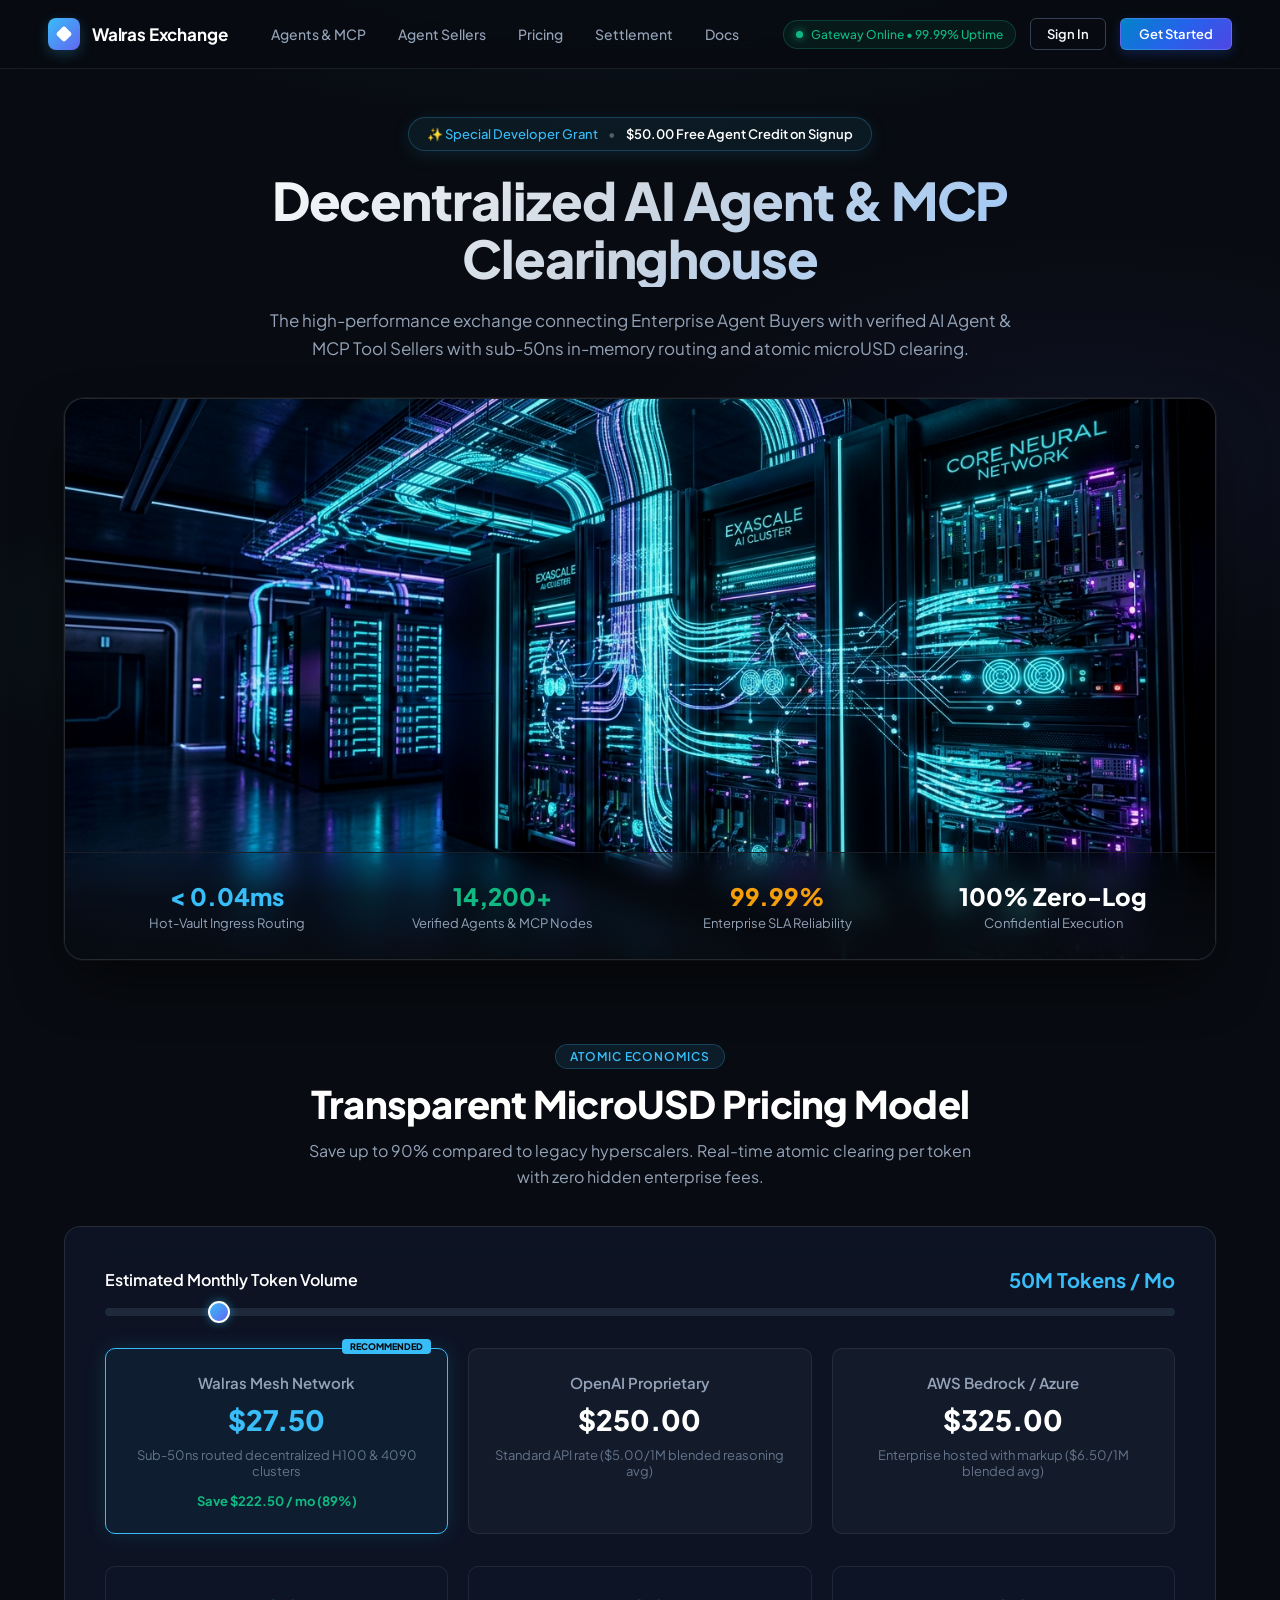
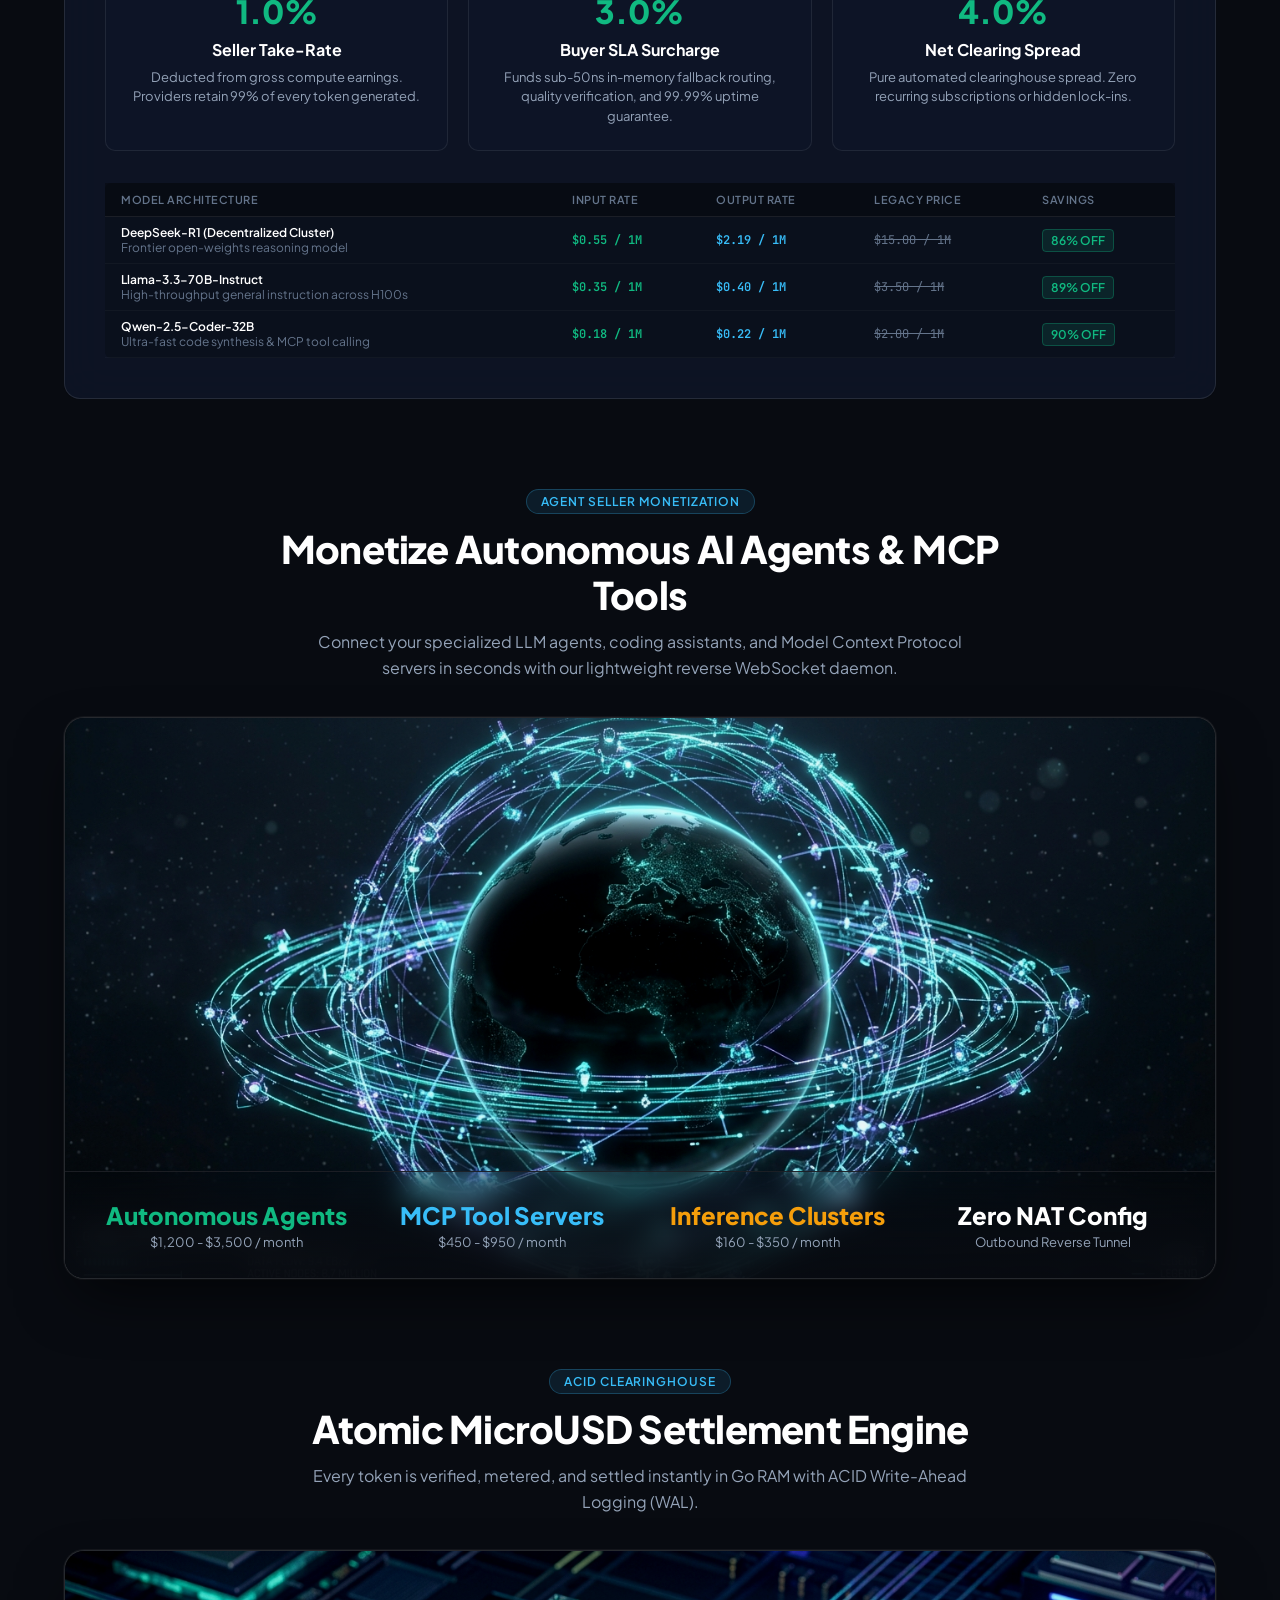
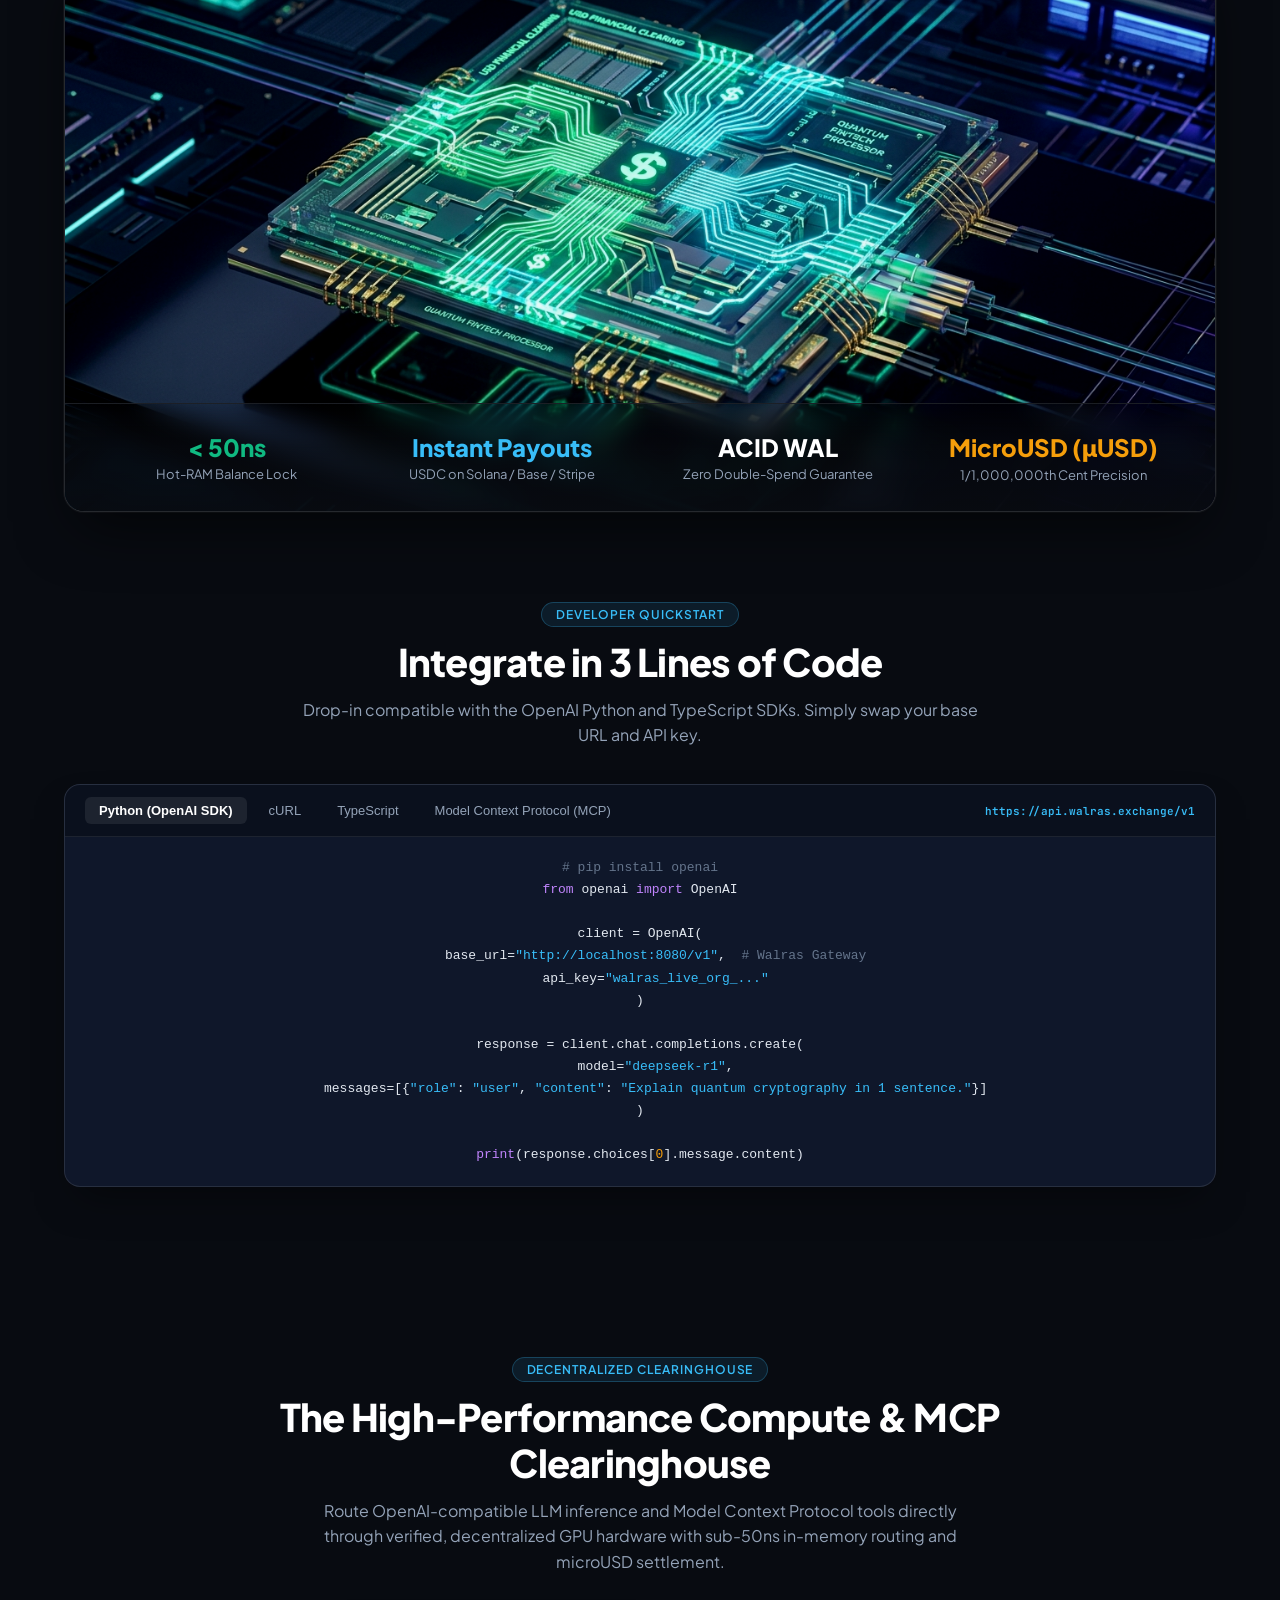
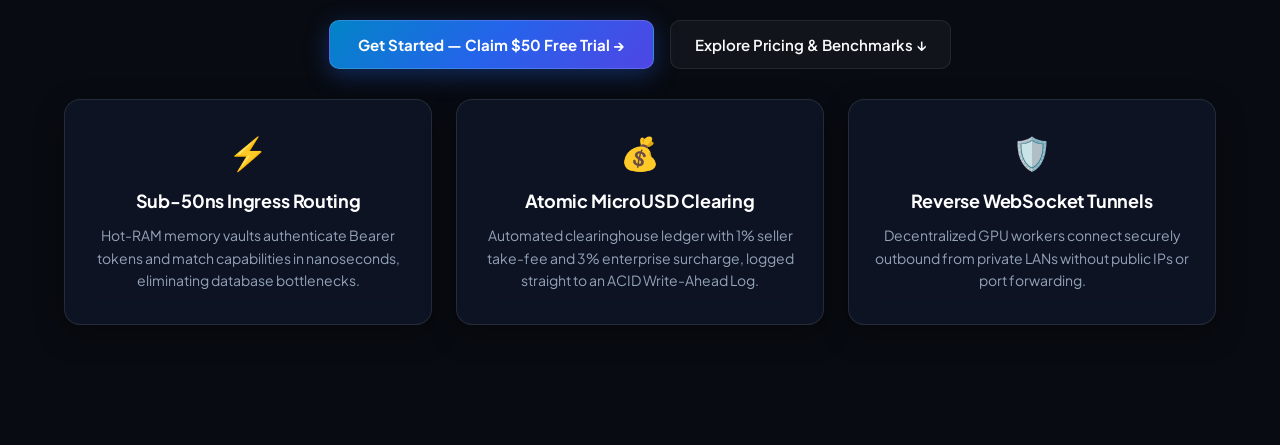
<file: frontend/index.html>
<!DOCTYPE html>
<html lang="en">
<head>
  <meta charset="UTF-8" />
  <meta name="viewport" content="width=device-width, initial-scale=1.0" />
  <title>WALRAS // High-Performance Compute & MCP Clearinghouse</title>
  
  <!-- Fonts -->
  <link rel="preconnect" href="https://fonts.googleapis.com">
  <link rel="preconnect" href="https://fonts.gstatic.com" crossorigin>
  <link href="https://fonts.googleapis.com/css2?family=Inter:wght@300;400;500;600;700&family=JetBrains+Mono:wght@400;500;600&family=Plus+Jakarta+Sans:wght@400;500;600;700;800&display=swap" rel="stylesheet">
  
  <!-- Modular Stylesheets -->
  <link rel="stylesheet" href="css/design-tokens.css">
  <link rel="stylesheet" href="css/layout.css">
  <link rel="stylesheet" href="css/components.css">
</head>
<body>

  <!-- ========================================================================= -->
  <!-- 1. PUBLIC LANDING VIEW (Shown to Guests & First-Time Visitors)            -->
  <!-- ========================================================================= -->
  <div class="view-container" id="landingView">
    
    <!-- Navbar -->
    <header class="landing-navbar">
      <div class="brand-section">
        <a href="#" class="brand-logo">
          <div class="brand-symbol"></div>
          <span class="brand-title">Walras Exchange</span>
        </a>
      </div>
      <div class="navbar-links">
        <a href="#computeSection" class="nav-link" data-target="computeSection">Agents &amp; MCP</a>
        <a href="#providersSection" class="nav-link" data-target="providersSection">Agent Sellers</a>
        <a href="#pricingSection" class="nav-link" data-target="pricingSection">Pricing</a>
        <a href="#settlementSection" class="nav-link" data-target="settlementSection">Settlement</a>
        <a href="#docsSection" class="nav-link" data-target="docsSection">Docs</a>
      </div>
      <div style="display: flex; align-items: center; gap: 14px;">
        <div class="system-status-badge">
          <span class="status-pulse-dot"></span>
          <span>Gateway Online • 99.99% Uptime</span>
        </div>
        <button class="nav-btn-signin" id="btnNavSignIn">Sign In</button>
        <button class="nav-btn-start" id="btnNavGetStarted">Get Started</button>
      </div>
    </header>

    <!-- Hero Section (Showcases AI Agent & MCP Clearinghouse) -->
    <main class="landing-hero" id="computeSection">
      
      <!-- Free Trial Banner -->
      <div class="hero-badge">
        <span>✨ Special Developer Grant</span>
        <span style="color: rgba(255,255,255,0.3);">•</span>
        <span style="color: #fff; font-weight: 600;">$50.00 Free Agent Credit on Signup</span>
      </div>

      <!-- Main Headline -->
      <h1 class="hero-title">
        Decentralized AI Agent &amp; MCP Clearinghouse
      </h1>

      <p class="hero-subtitle">
        The high-performance exchange connecting Enterprise Agent Buyers with verified AI Agent &amp; MCP Tool Sellers with sub-50ns in-memory routing and atomic microUSD clearing.
      </p>

      <!-- High Resolution 3D Compute Visual as the Centerpiece First Impression (Full Width) -->
      <div class="showcase-card" style="margin-top: 16px; width: 100%;">
        <img src="assets/images/hero_compute_cluster.jpg" alt="Exascale AI Compute Cluster" class="showcase-image" onerror="this.src='https://images.unsplash.com/photo-1558494949-ef010cbdcc31?auto=format&fit=crop&w=1600&q=80'" />
        <div class="showcase-overlay">
          <div class="showcase-stat-box">
            <div class="showcase-stat-num" style="color: var(--accent-cyan);">&lt; 0.04ms</div>
            <div class="showcase-stat-label">Hot-Vault Ingress Routing</div>
          </div>
          <div class="showcase-stat-box">
            <div class="showcase-stat-num" style="color: var(--accent-emerald);">14,200+</div>
            <div class="showcase-stat-label">Verified Agents &amp; MCP Nodes</div>
          </div>
          <div class="showcase-stat-box">
            <div class="showcase-stat-num" style="color: var(--accent-amber);">99.99%</div>
            <div class="showcase-stat-label">Enterprise SLA Reliability</div>
          </div>
          <div class="showcase-stat-box">
            <div class="showcase-stat-num" style="color: #fff;">100% Zero-Log</div>
            <div class="showcase-stat-label">Confidential Execution</div>
          </div>
        </div>
      </div>

    </main>

    <!-- ======================================================================= -->
    <!-- SECTION 1: PRICING & ROI CALCULATOR                                      -->
    <!-- ======================================================================= -->
    <section class="landing-section" id="pricingSection">
      <div class="section-header">
        <span class="section-tag">Atomic Economics</span>
        <h2 class="section-title">Transparent MicroUSD Pricing Model</h2>
        <p class="section-subtitle">
          Save up to 90% compared to legacy hyperscalers. Real-time atomic clearing per token with zero hidden enterprise fees.
        </p>
      </div>

      <!-- Interactive Token Volume Calculator -->
      <div class="pricing-calculator-card">
        <div class="slider-container">
          <div class="slider-header">
            <span class="slider-title">Estimated Monthly Token Volume</span>
            <span class="slider-value" id="tokenCountDisplay">50M Tokens / Mo</span>
          </div>
          <input type="range" class="token-slider" id="tokenSlider" min="1" max="500" value="50" step="1" />
        </div>

        <!-- 3-Way Comparison Grid -->
        <div class="comparison-grid">
          <div class="compare-card highlight">
            <div class="compare-title">Walras Mesh Network</div>
            <div class="compare-price" id="walrasCostDisplay" style="color: var(--accent-cyan);">$27.50</div>
            <div class="compare-desc">Sub-50ns routed decentralized H100 &amp; 4090 clusters</div>
            <div id="savingsDisplay" style="font-size: 13px; font-weight: 700; color: var(--accent-emerald); margin-top: 4px;">Save $222.50 / mo (89%)</div>
          </div>

          <div class="compare-card">
            <div class="compare-title">OpenAI Proprietary</div>
            <div class="compare-price" id="openaiCostDisplay">$250.00</div>
            <div class="compare-desc">Standard API rate ($5.00/1M blended reasoning avg)</div>
          </div>

          <div class="compare-card">
            <div class="compare-title">AWS Bedrock / Azure</div>
            <div class="compare-price">$325.00</div>
            <div class="compare-desc">Enterprise hosted with markup ($6.50/1M blended avg)</div>
          </div>
        </div>

        <!-- Take Rate Breakdown Cards -->
        <div class="take-rate-grid">
          <div class="rate-card">
            <div class="rate-val">1.0%</div>
            <div class="rate-title">Seller Take-Rate</div>
            <div class="rate-desc">Deducted from gross compute earnings. Providers retain 99% of every token generated.</div>
          </div>
          <div class="rate-card">
            <div class="rate-val">3.0%</div>
            <div class="rate-title">Buyer SLA Surcharge</div>
            <div class="rate-desc">Funds sub-50ns in-memory fallback routing, quality verification, and 99.99% uptime guarantee.</div>
          </div>
          <div class="rate-card">
            <div class="rate-val">4.0%</div>
            <div class="rate-title">Net Clearing Spread</div>
            <div class="rate-desc">Pure automated clearinghouse spread. Zero recurring subscriptions or hidden lock-ins.</div>
          </div>
        </div>

        <!-- Live Model Token Rates Table -->
        <div style="overflow-x: auto;">
          <table class="ledger-table" style="background: rgba(0, 0, 0, 0.2); border-radius: var(--radius-sm);">
            <thead>
              <tr>
                <th>Model Architecture</th>
                <th>Input Rate</th>
                <th>Output Rate</th>
                <th>Legacy Price</th>
                <th>Savings</th>
              </tr>
            </thead>
            <tbody id="pricingTableBody">
              <tr>
                <td>
                  <div style="font-weight: 600; color: #fff;">DeepSeek-R1 (Decentralized Cluster)</div>
                  <div style="font-size: 12px; color: var(--text-muted);">Frontier open-weights reasoning model</div>
                </td>
                <td style="color: var(--accent-emerald); font-weight: 600; font-family: var(--font-mono);">$0.55 / 1M</td>
                <td style="color: var(--accent-cyan); font-weight: 600; font-family: var(--font-mono);">$2.19 / 1M</td>
                <td style="color: var(--text-muted); text-decoration: line-through; font-family: var(--font-mono);">$15.00 / 1M</td>
                <td><span style="background: rgba(16, 185, 129, 0.12); color: var(--accent-emerald); border: 1px solid rgba(16, 185, 129, 0.3); padding: 3px 8px; border-radius: 4px; font-weight: 600; font-size: 12px;">86% OFF</span></td>
              </tr>
              <tr>
                <td>
                  <div style="font-weight: 600; color: #fff;">Llama-3.3-70B-Instruct</div>
                  <div style="font-size: 12px; color: var(--text-muted);">High-throughput general instruction across H100s</div>
                </td>
                <td style="color: var(--accent-emerald); font-weight: 600; font-family: var(--font-mono);">$0.35 / 1M</td>
                <td style="color: var(--accent-cyan); font-weight: 600; font-family: var(--font-mono);">$0.40 / 1M</td>
                <td style="color: var(--text-muted); text-decoration: line-through; font-family: var(--font-mono);">$3.50 / 1M</td>
                <td><span style="background: rgba(16, 185, 129, 0.12); color: var(--accent-emerald); border: 1px solid rgba(16, 185, 129, 0.3); padding: 3px 8px; border-radius: 4px; font-weight: 600; font-size: 12px;">89% OFF</span></td>
              </tr>
              <tr>
                <td>
                  <div style="font-weight: 600; color: #fff;">Qwen-2.5-Coder-32B</div>
                  <div style="font-size: 12px; color: var(--text-muted);">Ultra-fast code synthesis &amp; MCP tool calling</div>
                </td>
                <td style="color: var(--accent-emerald); font-weight: 600; font-family: var(--font-mono);">$0.18 / 1M</td>
                <td style="color: var(--accent-cyan); font-weight: 600; font-family: var(--font-mono);">$0.22 / 1M</td>
                <td style="color: var(--text-muted); text-decoration: line-through; font-family: var(--font-mono);">$2.00 / 1M</td>
                <td><span style="background: rgba(16, 185, 129, 0.12); color: var(--accent-emerald); border: 1px solid rgba(16, 185, 129, 0.3); padding: 3px 8px; border-radius: 4px; font-weight: 600; font-size: 12px;">90% OFF</span></td>
              </tr>
            </tbody>
          </table>
        </div>
      </div>
    </section>

    <!-- ======================================================================= -->
    <!-- SECTION 3: AGENT SELLER MONETIZATION & GLOBAL MESH                     -->
    <!-- ======================================================================= -->
    <section class="landing-section" id="providersSection">
      <div class="section-header">
        <span class="section-tag">Agent Seller Monetization</span>
        <h2 class="section-title">Monetize Autonomous AI Agents &amp; MCP Tools</h2>
        <p class="section-subtitle">
          Connect your specialized LLM agents, coding assistants, and Model Context Protocol servers in seconds with our lightweight reverse WebSocket daemon.
        </p>
      </div>

      <!-- High Resolution 3D Global Edge Mesh Visual -->
      <div class="showcase-card">
        <img src="assets/images/global_edge_mesh.jpg" alt="Global Agent Neural Mesh" class="showcase-image" onerror="this.src='https://images.unsplash.com/photo-1451187580459-43490279c0fa?auto=format&fit=crop&w=1600&q=80'" />
        <div class="showcase-overlay">
          <div class="showcase-stat-box">
            <div class="showcase-stat-num" style="color: var(--accent-emerald);">Autonomous Agents</div>
            <div class="showcase-stat-label">$1,200 - $3,500 / month</div>
          </div>
          <div class="showcase-stat-box">
            <div class="showcase-stat-num" style="color: var(--accent-cyan);">MCP Tool Servers</div>
            <div class="showcase-stat-label">$450 - $950 / month</div>
          </div>
          <div class="showcase-stat-box">
            <div class="showcase-stat-num" style="color: var(--accent-amber);">Inference Clusters</div>
            <div class="showcase-stat-label">$160 - $350 / month</div>
          </div>
          <div class="showcase-stat-box">
            <div class="showcase-stat-num" style="color: #fff;">Zero NAT Config</div>
            <div class="showcase-stat-label">Outbound Reverse Tunnel</div>
          </div>
        </div>
      </div>
    </section>

    <!-- ======================================================================= -->
    <!-- SECTION 4: ATOMIC SETTLEMENT & HOT-RAM VAULT                             -->
    <!-- ======================================================================= -->
    <section class="landing-section" id="settlementSection">
      <div class="section-header">
        <span class="section-tag">ACID Clearinghouse</span>
        <h2 class="section-title">Atomic MicroUSD Settlement Engine</h2>
        <p class="section-subtitle">
          Every token is verified, metered, and settled instantly in Go RAM with ACID Write-Ahead Logging (WAL).
        </p>
      </div>

      <!-- High Resolution 3D Settlement Chip Visual -->
      <div class="showcase-card">
        <img src="assets/images/atomic_settlement_chip.jpg" alt="Atomic MicroUSD Settlement Chip" class="showcase-image" onerror="this.src='https://images.unsplash.com/photo-1639762681485-074b7f938ba0?auto=format&fit=crop&w=1600&q=80'" />
        <div class="showcase-overlay">
          <div class="showcase-stat-box">
            <div class="showcase-stat-num" style="color: var(--accent-emerald);">&lt; 50ns</div>
            <div class="showcase-stat-label">Hot-RAM Balance Lock</div>
          </div>
          <div class="showcase-stat-box">
            <div class="showcase-stat-num" style="color: var(--accent-cyan);">Instant Payouts</div>
            <div class="showcase-stat-label">USDC on Solana / Base / Stripe</div>
          </div>
          <div class="showcase-stat-box">
            <div class="showcase-stat-num" style="color: #fff;">ACID WAL</div>
            <div class="showcase-stat-label">Zero Double-Spend Guarantee</div>
          </div>
          <div class="showcase-stat-box">
            <div class="showcase-stat-num" style="color: var(--accent-amber);">MicroUSD (&mu;USD)</div>
            <div class="showcase-stat-label">1/1,000,000th Cent Precision</div>
          </div>
        </div>
      </div>
    </section>

    <!-- ======================================================================= -->
    <!-- SECTION 5: DEVELOPER QUICKSTART & API DOCS                               -->
    <!-- ======================================================================= -->
    <section class="landing-section" id="docsSection" style="margin-bottom: 80px;">
      <div class="section-header">
        <span class="section-tag">Developer Quickstart</span>
        <h2 class="section-title">Integrate in 3 Lines of Code</h2>
        <p class="section-subtitle">
          Drop-in compatible with the OpenAI Python and TypeScript SDKs. Simply swap your base URL and API key.
        </p>
      </div>

      <div class="docs-container">
        <div class="docs-header">
          <div class="doc-tabs">
            <button type="button" class="doc-tab active" data-lang="python">Python (OpenAI SDK)</button>
            <button type="button" class="doc-tab" data-lang="curl">cURL</button>
            <button type="button" class="doc-tab" data-lang="ts">TypeScript</button>
            <button type="button" class="doc-tab" data-lang="mcp">Model Context Protocol (MCP)</button>
          </div>
          <span style="font-size: 11px; font-weight: 600; color: var(--accent-cyan); font-family: var(--font-mono);">https://api.walras.exchange/v1</span>
        </div>

        <div class="doc-snippet" data-lang="python">
<pre style="margin: 0;"><code><span style="color: #64748b;"># pip install openai</span>
<span style="color: #c084fc;">from</span> openai <span style="color: #c084fc;">import</span> OpenAI

client = OpenAI(
    base_url=<span style="color: #38bdf8;">"http://localhost:8080/v1"</span>,  <span style="color: #64748b;"># Walras Gateway</span>
    api_key=<span style="color: #38bdf8;">"walras_live_org_..."</span>
)

response = client.chat.completions.create(
    model=<span style="color: #38bdf8;">"deepseek-r1"</span>,
    messages=[{<span style="color: #38bdf8;">"role"</span>: <span style="color: #38bdf8;">"user"</span>, <span style="color: #38bdf8;">"content"</span>: <span style="color: #38bdf8;">"Explain quantum cryptography in 1 sentence."</span>}]
)

<span style="color: #c084fc;">print</span>(response.choices[<span style="color: #f59e0b;">0</span>].message.content)</code></pre>
        </div>

        <div class="doc-snippet" data-lang="curl" style="display: none;">
<pre style="margin: 0;"><code>curl -X POST http://localhost:8080/v1/chat/completions \
  -H <span style="color: #38bdf8;">"Content-Type: application/json"</span> \
  -H <span style="color: #38bdf8;">"Authorization: Bearer walras_live_org_..."</span> \
  -d <span style="color: #10b981;">'{
    "model": "deepseek-r1",
    "messages": [{"role": "user", "content": "Explain quantum cryptography."}]
  }'</span></code></pre>
        </div>

        <div class="doc-snippet" data-lang="ts" style="display: none;">
<pre style="margin: 0;"><code><span style="color: #c084fc;">import</span> OpenAI <span style="color: #c084fc;">from</span> <span style="color: #38bdf8;">'openai'</span>;

<span style="color: #c084fc;">const</span> client = <span style="color: #c084fc;">new</span> OpenAI({
  baseURL: <span style="color: #38bdf8;">'http://localhost:8080/v1'</span>,
  apiKey: <span style="color: #38bdf8;">'walras_live_org_...'</span>
});

<span style="color: #c084fc;">const</span> response = <span style="color: #c084fc;">await</span> client.chat.completions.create({
  model: <span style="color: #38bdf8;">'deepseek-r1'</span>,
  messages: [{ role: <span style="color: #38bdf8;">'user'</span>, content: <span style="color: #38bdf8;">'Explain quantum cryptography.'</span> }]
});

console.log(response.choices[<span style="color: #f59e0b;">0</span>].message.content);</code></pre>
        </div>

        <div class="doc-snippet" data-lang="mcp" style="display: none;">
<pre style="margin: 0;"><code><span style="color: #64748b;">// Model Context Protocol (MCP) Server Configuration</span>
{
  <span style="color: #38bdf8;">"mcpServers"</span>: {
    <span style="color: #38bdf8;">"walras-clearinghouse"</span>: {
      <span style="color: #38bdf8;">"command"</span>: <span style="color: #38bdf8;">"npx"</span>,
      <span style="color: #38bdf8;">"args"</span>: [<span style="color: #38bdf8;">"-y"</span>, <span style="color: #38bdf8;">"@walras/mcp-gateway"</span>],
      <span style="color: #38bdf8;">"env"</span>: {
        <span style="color: #38bdf8;">"WALRAS_API_KEY"</span>: <span style="color: #38bdf8;">"walras_live_org_..."</span>
      }
    }
  }
}</code></pre>
        </div>
      </div>
    </section>

    <!-- ======================================================================= -->
    <!-- SECTION 5: FINAL ARCHITECTURE OVERVIEW & CLOSING PILLARS                -->
    <!-- ======================================================================= -->
    <section class="landing-section" style="text-align: center; margin-bottom: 90px;">
      <div class="section-header">
        <span class="section-tag">Decentralized Clearinghouse</span>
        <h2 class="section-title">The High-Performance Compute &amp; MCP Clearinghouse</h2>
        <p class="section-subtitle" style="margin: 0 auto;">
          Route OpenAI-compatible LLM inference and Model Context Protocol tools directly through verified, decentralized GPU hardware with sub-50ns in-memory routing and microUSD settlement.
        </p>
      </div>

      <!-- High-Impact Hero CTA Action Group -->
      <div class="hero-cta-group" style="justify-content: center; margin: 10px 0 30px;">
        <button class="hero-btn-primary" id="btnHeroGetStarted">
          <span>Get Started — Claim $50 Free Trial &rarr;</span>
        </button>
        <button class="hero-btn-secondary nav-link" data-target="pricingSection">
          <span>Explore Pricing &amp; Benchmarks &darr;</span>
        </button>
      </div>

      <!-- 3 Value Pillars -->
      <div class="landing-pillars" style="margin: 0 auto; padding: 0;">
        <div class="pillar-card">
          <div class="pillar-icon">⚡</div>
          <div class="pillar-title">Sub-50ns Ingress Routing</div>
          <div class="pillar-desc">
            Hot-RAM memory vaults authenticate Bearer tokens and match capabilities in nanoseconds, eliminating database bottlenecks.
          </div>
        </div>
        <div class="pillar-card">
          <div class="pillar-icon">💰</div>
          <div class="pillar-title">Atomic MicroUSD Clearing</div>
          <div class="pillar-desc">
            Automated clearinghouse ledger with 1% seller take-fee and 3% enterprise surcharge, logged straight to an ACID Write-Ahead Log.
          </div>
        </div>
        <div class="pillar-card">
          <div class="pillar-icon">🛡️</div>
          <div class="pillar-title">Reverse WebSocket Tunnels</div>
          <div class="pillar-desc">
            Decentralized GPU workers connect securely outbound from private LANs without public IPs or port forwarding.
          </div>
        </div>
      </div>
    </section>

  </div>


  <!-- ========================================================================= -->
  <!-- 2. INTERNAL ENTERPRISE COMMAND CENTER (Shown Once Authenticated)          -->
  <!-- ========================================================================= -->
  <div class="view-container hidden" id="dashboardView">
    
    <div class="app-container" style="max-width: 1100px; margin: 0 auto; padding: 32px 24px;">
      
      <!-- Top Navigation Header -->
      <header class="hud-header" style="margin-bottom: 32px; padding: 16px 24px;">
        <div class="brand-section">
          <a href="#" class="brand-logo">
            <div class="brand-symbol"></div>
            <span class="brand-title">Walras Exchange</span>
          </a>
          <div class="system-status-badge">
            <span class="status-pulse-dot"></span>
            <span>Session Authenticated</span>
          </div>
        </div>

        <div style="display: flex; align-items: center; gap: 16px;">
          <div class="credit-box" style="text-align: right;">
            <span class="credit-label">Available Balance</span>
            <span class="credit-amount" id="userCreditDisplay">$50.00 USD</span>
          </div>
          <button class="nav-btn-signin" id="btnLogout" style="padding: 8px 18px; font-size: 13px;">Sign Out</button>
        </div>
      </header>

      <!-- Welcome Hero Banner -->
      <div style="text-align: center; margin-bottom: 40px;">
        <div class="hero-badge" style="margin-bottom: 16px;">
          <span>✅ Database Verification Ready</span>
        </div>
        <h1 style="font-family: var(--font-display); font-size: 38px; font-weight: 800; color: #fff; margin-bottom: 12px;">
          Welcome to Walras Exchange, <span id="welcomeUserName" style="color: var(--accent-cyan);">Developer</span>! 🎉
        </h1>
        <p style="font-size: 16px; color: var(--text-secondary); max-width: 680px; margin: 0 auto;">
          Your account is registered in MySQL and synchronized with the in-memory clearinghouse. Review your verified credentials and API keys below.
        </p>
      </div>

      <!-- Verification Grid -->
      <div style="display: grid; grid-template-columns: 1fr 1fr; gap: 24px; margin-bottom: 28px;">
        
        <!-- Account Identity Card -->
        <div class="pricing-calculator-card" style="padding: 28px; gap: 20px;">
          <div style="display: flex; align-items: center; justify-content: space-between; border-bottom: 1px solid var(--border-subtle); padding-bottom: 14px;">
            <span style="font-size: 16px; font-weight: 700; color: #fff;">👤 Account Identity</span>
            <span class="role-badge" id="userRoleDisplay" style="background: rgba(56, 189, 248, 0.12); color: var(--accent-cyan); border: 1px solid rgba(56, 189, 248, 0.3); padding: 4px 10px; border-radius: 4px; font-size: 12px; font-weight: 600;">ENTERPRISE_BUYER</span>
          </div>

          <div style="display: flex; flex-direction: column; gap: 14px;">
            <div style="display: flex; justify-content: space-between; align-items: center;">
              <span style="color: var(--text-secondary); font-size: 14px;">Enterprise / Username:</span>
              <span id="verifyName" style="color: #fff; font-weight: 600; font-size: 14px;">--</span>
            </div>
            <div style="display: flex; justify-content: space-between; align-items: center;">
              <span style="color: var(--text-secondary); font-size: 14px;">Registered Email:</span>
              <span id="verifyEmail" style="color: #fff; font-weight: 600; font-size: 14px;">--</span>
            </div>
            <div style="display: flex; justify-content: space-between; align-items: center;">
              <span style="color: var(--text-secondary); font-size: 14px;">Account UUID:</span>
              <span id="verifyOwnerId" style="color: var(--accent-cyan); font-family: var(--font-mono); font-size: 12px;">--</span>
            </div>
            <div style="display: flex; justify-content: space-between; align-items: center;">
              <span style="color: var(--text-secondary); font-size: 14px;">Database Status:</span>
              <span style="color: var(--accent-emerald); font-weight: 600; font-size: 13px;">● Active &amp; Hot-RAM Synced</span>
            </div>
          </div>
        </div>

        <!-- Financial & Credit Card -->
        <div class="pricing-calculator-card" style="padding: 28px; gap: 20px;">
          <div style="display: flex; align-items: center; justify-content: space-between; border-bottom: 1px solid var(--border-subtle); padding-bottom: 14px;">
            <span style="font-size: 16px; font-weight: 700; color: #fff;">💰 Clearinghouse Balance</span>
            <span style="background: rgba(16, 185, 129, 0.12); color: var(--accent-emerald); border: 1px solid rgba(16, 185, 129, 0.3); padding: 4px 10px; border-radius: 4px; font-size: 12px; font-weight: 600;">$50 Credit Granted</span>
          </div>

          <div style="display: flex; flex-direction: column; gap: 14px;">
            <div style="display: flex; justify-content: space-between; align-items: center;">
              <span style="color: var(--text-secondary); font-size: 14px;">Available Credit:</span>
              <span id="verifyBalance" style="color: var(--accent-emerald); font-size: 20px; font-weight: 800;">$50.00 USD</span>
            </div>
            <div style="display: flex; justify-content: space-between; align-items: center;">
              <span style="color: var(--text-secondary); font-size: 14px;">Precision Ledger:</span>
              <span id="verifyMicroBalance" style="color: #fff; font-family: var(--font-mono); font-size: 13px;">50,000,000 &mu;USD</span>
            </div>
            <div style="display: flex; justify-content: space-between; align-items: center;">
              <span style="color: var(--text-secondary); font-size: 14px;">Take-Rate Spread:</span>
              <span style="color: #fff; font-size: 13px;">1% Seller Fee / 3% Buyer SLA</span>
            </div>
            <div style="display: flex; justify-content: space-between; align-items: center;">
              <span style="color: var(--text-secondary); font-size: 14px;">Clearing Engine:</span>
              <span style="color: var(--accent-cyan); font-weight: 600; font-size: 13px;">ACID WAL In-Memory</span>
            </div>
          </div>
        </div>

      </div>

      <!-- Scoped API Key Card (Shown for Buyers / Hybrids) -->
      <div class="pricing-calculator-card" id="buyerApiKeyCard" style="padding: 28px; gap: 18px; margin-bottom: 28px;">
        <div style="display: flex; align-items: center; justify-content: space-between;">
          <div>
            <div style="font-size: 16px; font-weight: 700; color: #fff;">🔑 Bearer API Authorization Key</div>
            <div style="font-size: 13px; color: var(--text-secondary); margin-top: 2px;">Use this key to authenticate requests against the Walras Gateway (POST /v1/chat/completions)</div>
          </div>
          <button id="btnCopyApiKey" style="background: rgba(56, 189, 248, 0.12); border: 1px solid rgba(56, 189, 248, 0.3); color: var(--accent-cyan); padding: 8px 16px; border-radius: var(--radius-sm); font-size: 13px; font-weight: 600; cursor: pointer; transition: all 0.2s;">
            📋 Copy API Key
          </button>
        </div>

        <div style="background: rgba(0, 0, 0, 0.4); border: 1px solid var(--border-subtle); border-radius: var(--radius-sm); padding: 14px 18px; display: flex; align-items: center; justify-content: space-between;">
          <span id="verifyApiKey" style="font-family: var(--font-mono); font-size: 14px; color: var(--accent-emerald); word-break: break-all;">walras_live_org_...</span>
          <span id="copySuccessLabel" style="display: none; font-size: 12px; color: var(--accent-emerald); font-weight: 600;">Copied!</span>
        </div>

        <div style="display: flex; align-items: center; gap: 24px; font-size: 13px; color: var(--text-secondary);">
          <div>Default Ingress Agent ID: <span id="verifyAgentId" style="font-family: var(--font-mono); color: #fff;">--</span></div>
          <div>•</div>
          <div>Gateway Endpoint: <span style="font-family: var(--font-mono); color: var(--accent-cyan);">http://localhost:8080/v1</span></div>
        </div>
      </div>

      <!-- Agent Fleet & Node Management Card (with + Add Agent button) -->
      <div class="pricing-calculator-card" style="padding: 28px; gap: 20px; margin-bottom: 28px;">
        <div style="display: flex; align-items: center; justify-content: space-between; border-bottom: 1px solid var(--border-subtle); padding-bottom: 14px;">
          <div>
            <div id="fleetSectionTitle" style="font-size: 16px; font-weight: 700; color: #fff;">🤖 Agent Fleet &amp; MCP Servers</div>
            <div id="fleetSectionSubtitle" style="font-size: 13px; color: var(--text-secondary); margin-top: 2px;">Deploy and connect your autonomous AI agents or MCP tool servers to the clearinghouse</div>
          </div>
          <button id="btnOpenDeploy" style="display: flex; align-items: center; gap: 6px; background: linear-gradient(135deg, #0284c7 0%, #2563eb 50%, #4f46e5 100%); border: 1px solid rgba(255, 255, 255, 0.15); color: #fff; padding: 10px 20px; border-radius: var(--radius-sm); font-size: 13px; font-weight: 700; cursor: pointer; transition: all 0.2s; box-shadow: 0 4px 14px rgba(37, 99, 235, 0.35);">
            <span style="font-size: 16px; font-weight: 800;">+</span>
            <span>Add Agent / Node</span>
          </button>
        </div>

        <!-- Structured Single-Line Agent Fleet Data Table -->
        <div style="overflow-x: auto; width: 100%;">
          <table class="ledger-table" style="width: 100%; border-collapse: separate; border-spacing: 0; background: rgba(0, 0, 0, 0.25); border: 1px solid var(--border-subtle); border-radius: var(--radius-sm); font-size: 13px;">
            <thead>
              <tr style="border-bottom: 1px solid var(--border-subtle); color: var(--text-muted); text-align: left;">
                <th style="padding: 12px 14px; font-weight: 700; letter-spacing: 0.05em;">AGENT ID</th>
                <th style="padding: 12px 14px; font-weight: 700; letter-spacing: 0.05em;">NODE / AGENT NAME &amp; TYPE</th>
                <th style="padding: 12px 14px; font-weight: 700; letter-spacing: 0.05em;">ROLE</th>
                <th style="padding: 12px 14px; font-weight: 700; letter-spacing: 0.05em;">CAPABILITY &amp; DESCRIPTION</th>
                <th style="padding: 12px 14px; font-weight: 700; letter-spacing: 0.05em;">PRICING &amp; REPUTATION</th>
                <th style="padding: 12px 14px; font-weight: 700; letter-spacing: 0.05em;">STATUS</th>
                <th style="padding: 12px 14px; font-weight: 700; letter-spacing: 0.05em;">SCOPED API KEY</th>
                <th style="padding: 12px 14px; font-weight: 700; letter-spacing: 0.05em; text-align: right;">QUICK ACTION</th>
              </tr>
            </thead>
            <tbody id="userAgentList">
              <!-- Dynamically populated single-line table rows -->
            </tbody>
          </table>
        </div>
      </div>

      <!-- Confirmation Notice -->
      <div style="background: rgba(16, 185, 129, 0.08); border: 1px solid rgba(16, 185, 129, 0.25); border-radius: var(--radius-md); padding: 20px 24px; text-align: center;">
        <div style="color: var(--accent-emerald); font-weight: 700; font-size: 15px; margin-bottom: 4px;">
          Database Synchronization Verified Successfully
        </div>
        <div style="color: var(--text-secondary); font-size: 13px;">
          You can test logging in and out to verify session persistence. When you're ready, let us know and we will proceed to construct your custom dashboard!
        </div>
      </div>

    </div>

  </div>

  <!-- DEPLOY NEW AGENT / COMPUTE NODE MODAL (Inside Dashboard) -->
  <div class="modal-overlay hidden" id="deployNodeModal">
    <div class="modal-box" style="width: 580px; max-height: 90vh; overflow-y: auto;">
      <div class="modal-header">
        <div>
          <span class="modal-title">Deploy New Agent / Compute Node</span>
          <div style="font-size: 12px; color: var(--text-muted); margin-top: 2px;">Register agent capabilities, compute specs &amp; pricing in the clearinghouse</div>
        </div>
        <button style="background:transparent; border:none; color:var(--text-muted); font-size:18px; cursor:pointer;" id="btnCloseDeploy">✕</button>
      </div>
      <div class="modal-body" style="gap: 14px;">
        
        <!-- Row 1: Node Name & Agent Type -->
        <div style="display: grid; grid-template-columns: 1fr 1fr; gap: 12px;">
          <div class="form-group">
            <label class="form-label">Node / Agent Name</label>
            <input type="text" class="form-input" id="newNodeName" value="Edge-RTX-4090-Node-01" />
          </div>
          <div class="form-group">
            <label class="form-label">Agent Type (Capability Class)</label>
            <select class="form-select" id="newNodeAgentType">
              <option value="GENERAL_LLM_INFERENCE" selected>GENERAL_LLM_INFERENCE</option>
              <option value="CODE_GENERATOR">CODE_GENERATOR</option>
              <option value="MATH_SOLVER">MATH_SOLVER</option>
              <option value="OCR_DOCUMENT_PARSER">OCR_DOCUMENT_PARSER</option>
              <option value="NLP_TRANSLATOR">NLP_TRANSLATOR</option>
              <option value="WEB_SCRAPER">WEB_SCRAPER</option>
              <option value="CUSTOM_MICROSERVICE">CUSTOM_MICROSERVICE</option>
            </select>
          </div>
        </div>

        <!-- Row 2: Supported Model / Tool Name -->
        <div class="form-group">
          <label class="form-label">Model / Tool Identifier (tool_name)</label>
          <input type="text" class="form-input" id="newNodeModel" value="deepseek-r1" placeholder="e.g. deepseek-r1, qwen-2.5-coder, mcp-web-search" />
        </div>

        <!-- Row 3: Description -->
        <div class="form-group">
          <label class="form-label">Capability Description</label>
          <textarea class="form-input" id="newNodeDescription" rows="2" style="resize: vertical;" placeholder="Describe model architecture, quantization, or specialized microservice logic...">Decentralized frontier reasoning worker with 671B MoE parameters for complex reasoning and code generation.</textarea>
        </div>

        <!-- Row 4: Hardware Specs (VRAM & Concurrency) -->
        <div style="display: grid; grid-template-columns: 1fr 1fr; gap: 12px;">
          <div class="form-group">
            <label class="form-label">VRAM Allocation (GB)</label>
            <input type="number" class="form-input" id="newNodeVram" value="24" min="0" />
          </div>
          <div class="form-group">
            <label class="form-label">Max Concurrency Limit</label>
            <input type="number" class="form-input" id="newNodeConcurrency" value="4" min="1" />
          </div>
        </div>

        <!-- Row 5: Pricing (Input Token, Output Token, Fixed Call Fee) -->
        <div style="display: grid; grid-template-columns: 1fr 1fr 1fr; gap: 10px;">
          <div class="form-group">
            <label class="form-label">Input Price (&mu;USD/1M)</label>
            <input type="number" class="form-input" id="newNodeInPrice" value="2" min="0" />
          </div>
          <div class="form-group">
            <label class="form-label">Output Price (&mu;USD/1M)</label>
            <input type="number" class="form-input" id="newNodeOutPrice" value="2" min="0" />
          </div>
          <div class="form-group">
            <label class="form-label">Fixed Fee (&mu;USD/Call)</label>
            <input type="number" class="form-input" id="newNodeFixedCost" value="0" min="0" />
          </div>
        </div>

        <!-- Row 6: Tool JSON Schema (Collapsible/Optional) -->
        <div class="form-group">
          <label class="form-label" style="display: flex; justify-content: space-between;">
            <span>JSON Parameter Schema (MCP / Tool Calling)</span>
            <span style="font-size: 11px; color: var(--text-muted); font-weight: normal;">Optional JSON</span>
          </label>
          <textarea class="form-input" id="newNodeJsonSchema" rows="2" style="font-family: var(--font-mono); font-size: 11px; resize: vertical;" placeholder='{"type": "object", "properties": {}}'>{"type": "object", "properties": {}}</textarea>
        </div>

        <button class="btn-tactical" id="btnSubmitDeploy" style="margin-top: 4px;">
          <span>Provision Node &amp; Generate Scoped Key</span>
        </button>

        <div class="key-reveal-box hidden" id="newKeyReveal" style="background: rgba(6, 9, 14, 0.95); border: 1px solid rgba(16, 185, 129, 0.4); border-radius: var(--radius-sm); padding: 16px; margin-top: 10px;">
          <div style="display: flex; align-items: center; justify-content: space-between;">
            <div style="color: var(--accent-emerald); font-weight: 700; font-size: 14px;">✅ Node Provisioned in Clearinghouse!</div>
            <span style="background: rgba(245, 158, 11, 0.15); color: var(--accent-amber); padding: 2px 8px; border-radius: 4px; font-size: 11px; font-weight: 700; border: 1px solid rgba(245, 158, 11, 0.3);">PENDING_REVIEW</span>
          </div>
          <div style="color: var(--text-secondary); font-size: 12px; margin-top: 6px;">Copy this Scoped API Key to run your Python worker daemon (Shown once):</div>
          <div class="raw-key-text" id="rawKeyOutput" style="font-size: 13px; padding: 10px 12px; margin: 10px 0; word-break: break-all; background: rgba(0,0,0,0.5); border: 1px dashed rgba(16, 185, 129, 0.4);">walras_live_org_...</div>
          <div style="font-size: 11px; color: var(--accent-amber); margin-bottom: 12px;">⚠️ Save this key securely. It cannot be recovered once this modal closes.</div>
          
          <div style="display: flex; gap: 10px;">
            <button type="button" id="btnCopyAndCloseDeploy" style="flex: 1; background: linear-gradient(135deg, #0284c7 0%, #2563eb 50%, #4f46e5 100%); border: 1px solid rgba(255,255,255,0.15); color: #fff; padding: 10px 16px; border-radius: var(--radius-sm); font-size: 13px; font-weight: 700; cursor: pointer; transition: all 0.2s; box-shadow: 0 4px 14px rgba(37,99,235,0.35);">
              📋 Copy Key &amp; Return to Dashboard
            </button>
            <button type="button" id="btnCloseDeployDone" style="background: rgba(255,255,255,0.06); border: 1px solid var(--border-subtle); color: var(--text-primary); padding: 10px 16px; border-radius: var(--radius-sm); font-size: 13px; font-weight: 600; cursor: pointer;">
              Done
            </button>
          </div>
        </div>
      </div>
    </div>
  </div>

  <!-- ========================================================================= -->
  <!-- AUTHENTICATION POPUP MODAL (Opens on 'Get Started' or 'Sign In')         -->
  <!-- ========================================================================= -->
  <div class="modal-overlay hidden" id="authModal">
    <div class="hero-auth-card" style="margin: 0; max-height: 90vh; overflow-y: auto;">
      <div class="auth-card-header">
        <div>
          <h3 class="auth-card-title" id="authCardTitle">Claim $50 Credit &amp; Get Started</h3>
          <p class="auth-card-subtitle" id="authCardSubtitle">Instant access to decentralized AI Agents &amp; MCP clearinghouse</p>
        </div>
        <div style="display: flex; align-items: center; gap: 10px;">
          <span class="grant-tag" id="authGrantBadge">$50 Free Trial</span>
          <button class="modal-close-btn" id="btnCloseAuthModal">✕</button>
        </div>
      </div>

      <div id="authAlert" style="display: none; padding: 10px 14px; border-radius: 6px; font-size: 13px; line-height: 1.4;"></div>

      <!-- Role / Purpose Selector -->
      <div class="form-group" id="groupRole">
        <label class="form-label">
          <span>Account Purpose</span>
          <span style="color: var(--accent-cyan); font-size: 12px;">Select Role</span>
        </label>
        <div class="role-selector-grid">
          <button type="button" class="role-btn active" id="chipBuyer" data-role="ENTERPRISE_BUYER">
            <span class="role-btn-icon">🏢</span>
            <span class="role-btn-label">Agent Buyer</span>
          </button>
          <button type="button" class="role-btn" id="chipSeller" data-role="SELLER_OWNER">
            <span class="role-btn-icon">⚡</span>
            <span class="role-btn-label">Agent Seller</span>
          </button>
          <button type="button" class="role-btn" id="chipHybrid" data-role="HYBRID">
            <span class="role-btn-icon">🔄</span>
            <span class="role-btn-label">Hybrid</span>
          </button>
        </div>
        <input type="hidden" id="authUserType" value="ENTERPRISE_BUYER" />
      </div>

      <div class="form-group" id="groupName">
        <label class="form-label">Enterprise / Username</label>
        <input type="text" class="form-input" id="authName" placeholder="e.g. Acme AI or john_doe" autocomplete="organization" />
      </div>

      <div class="form-group">
        <label class="form-label">Email Address</label>
        <input type="email" class="form-input" id="authEmail" placeholder="name@company.com" autocomplete="email" />
      </div>

      <div class="form-group">
        <label class="form-label">Password</label>
        <input type="password" class="form-input" id="authPassword" placeholder="Enter your password" autocomplete="current-password" />
      </div>

      <button class="btn-tactical" id="btnAuthSubmit">
        <span>Claim $50 Free Trial &amp; Enter &rarr;</span>
      </button>

      <div style="display: flex; justify-content: center; align-items: center; margin-top: 4px;">
        <button type="button" id="authModeToggle" style="background: none; border: none; color: var(--accent-cyan); font-family: var(--font-sans); font-size: 13px; font-weight: 500; cursor: pointer;">
          Already registered? Sign In
        </button>
      </div>
    </div>
  </div>

  <!-- Boot Module -->
  <script type="module" src="app.js"></script>
</body>
</html>
</file>
<file: frontend/css/design-tokens.css>
:root {
  /* Modern Enterprise Hosted.ai Dark Slate Palette */
  --bg-base: #080b11;
  --bg-surface: #0f172a;
  --bg-card: rgba(15, 23, 42, 0.75);
  --bg-card-hover: rgba(30, 41, 59, 0.85);
  --border-subtle: rgba(255, 255, 255, 0.08);
  --border-input: #334155;
  --border-focus: #38bdf8;

  /* Modern Clean Typography Colors */
  --text-primary: #f8fafc;
  --text-secondary: #94a3b8;
  --text-muted: #64748b;

  /* Sophisticated Brand Accents */
  --accent-cyan: #38bdf8;
  --accent-blue: #3b82f6;
  --accent-indigo: #6366f1;
  --accent-emerald: #10b981;
  --accent-amber: #f59e0b;
  --accent-crimson: #f43f5e;
  --accent-purple: #a855f7;

  /* Refined Ambient Glows */
  --glow-brand: 0 0 30px rgba(56, 189, 248, 0.18);
  --glow-emerald: 0 0 20px rgba(16, 185, 129, 0.2);
  --shadow-card: 0 20px 40px -15px rgba(0, 0, 0, 0.5);

  /* Modern Typography */
  --font-sans: 'Plus Jakarta Sans', 'Inter', -apple-system, BlinkMacSystemFont, 'Segoe UI', Roboto, sans-serif;
  --font-display: 'Plus Jakarta Sans', 'Inter', sans-serif;
  --font-mono: 'JetBrains Mono', monospace;

  /* Border Radii */
  --radius-sm: 6px;
  --radius-md: 10px;
  --radius-lg: 16px;
  --radius-full: 9999px;
}
</file>
<file: frontend/css/layout.css>
* {
  box-sizing: border-box;
  margin: 0;
  padding: 0;
}

body {
  background-color: var(--bg-base);
  color: var(--text-primary);
  font-family: var(--font-sans);
  min-height: 100vh;
  overflow-x: hidden;
  background-image: 
    radial-gradient(ellipse 80% 50% at 50% -20%, rgba(56, 189, 248, 0.12), transparent 70%),
    radial-gradient(ellipse 60% 40% at 85% 50%, rgba(99, 102, 241, 0.08), transparent 60%),
    radial-gradient(ellipse 50% 30% at 15% 70%, rgba(16, 185, 129, 0.05), transparent 50%);
  background-attachment: fixed;
  -webkit-font-smoothing: antialiased;
  -moz-osx-font-smoothing: grayscale;
}

/* View Containers */
.view-container {
  display: flex;
  flex-direction: column;
  min-height: 100vh;
  width: 100%;
  margin: 0 auto;
}

.view-container.hidden {
  display: none !important;
}

/* ========================================================================= */
/* Landing View Layout                                                       */
/* ========================================================================= */
.landing-navbar {
  display: flex;
  align-items: center;
  justify-content: space-between;
  padding: 18px 48px;
  border-bottom: 1px solid var(--border-subtle);
  background: rgba(8, 11, 17, 0.8);
  backdrop-filter: blur(16px);
  position: sticky;
  top: 0;
  z-index: 100;
  width: 100%;
  box-sizing: border-box;
}

.navbar-links {
  display: flex;
  align-items: center;
  gap: 32px;
}

.nav-link {
  font-size: 14px;
  font-weight: 500;
  color: var(--text-secondary);
  text-decoration: none;
  cursor: pointer;
  transition: color 0.2s ease;
}

.nav-link:hover {
  color: #fff;
}

.landing-hero,
.landing-section {
  width: 100%;
  max-width: 1200px;
  margin: 0 auto;
  padding: 60px 24px 30px;
  box-sizing: border-box;
  display: flex;
  flex-direction: column;
  align-items: center;
  text-align: center;
}

.landing-hero {
  padding-top: 48px;
  padding-bottom: 24px;
  gap: 20px;
}

.hero-badge {
  display: inline-flex;
  align-items: center;
  gap: 10px;
  padding: 8px 18px;
  border-radius: var(--radius-full);
  background: rgba(56, 189, 248, 0.08);
  border: 1px solid rgba(56, 189, 248, 0.25);
  font-size: 13px;
  font-weight: 500;
  color: var(--accent-cyan);
  box-shadow: 0 4px 20px -2px rgba(56, 189, 248, 0.15);
  margin: 0 auto;
}

.hero-title {
  font-family: var(--font-display);
  font-size: 52px;
  font-weight: 800;
  letter-spacing: -0.02em;
  line-height: 1.12;
  background: linear-gradient(135deg, #ffffff 0%, #cbd5e1 50%, #93c5fd 100%);
  -webkit-background-clip: text;
  -webkit-text-fill-color: transparent;
  max-width: 900px;
  text-align: center;
  margin: 0 auto;
}

.hero-subtitle {
  font-size: 17px;
  line-height: 1.6;
  color: var(--text-secondary);
  max-width: 760px;
  font-weight: 400;
  text-align: center;
  margin: 0 auto;
}

/* Section Headers (Centered & Consistent) */
.section-header {
  text-align: center;
  display: flex;
  flex-direction: column;
  align-items: center;
  justify-content: center;
  margin-bottom: 36px;
  width: 100%;
  max-width: 800px;
}

.section-tag {
  display: inline-block;
  padding: 4px 14px;
  border-radius: var(--radius-full);
  background: rgba(56, 189, 248, 0.1);
  border: 1px solid rgba(56, 189, 248, 0.25);
  font-size: 12px;
  font-weight: 600;
  color: var(--accent-cyan);
  text-transform: uppercase;
  letter-spacing: 0.08em;
  margin-bottom: 12px;
  text-align: center;
}

.section-title {
  font-family: var(--font-display);
  font-size: 38px;
  font-weight: 800;
  color: #fff;
  letter-spacing: -0.02em;
  line-height: 1.2;
  text-align: center;
  margin: 0 auto 12px;
}

.section-subtitle {
  font-size: 16px;
  line-height: 1.6;
  color: var(--text-secondary);
  text-align: center;
  max-width: 680px;
  margin: 0 auto;
}

/* Feature Image Showcase (Full Width, Cinematic) */
.showcase-card {
  position: relative;
  width: 100%;
  border-radius: 20px;
  overflow: hidden;
  border: 1px solid rgba(255, 255, 255, 0.12);
  background: #080b11;
  box-shadow: 0 25px 60px -15px rgba(0, 0, 0, 0.7), 0 0 0 1px rgba(255, 255, 255, 0.05);
  box-sizing: border-box;
}

.showcase-image {
  width: 100%;
  height: 560px;
  object-fit: cover;
  object-position: center;
  display: block;
  filter: brightness(0.95) contrast(1.05);
}

.showcase-overlay {
  position: absolute;
  bottom: 0;
  left: 0;
  right: 0;
  padding: 28px 36px;
  background: linear-gradient(0deg, rgba(8, 11, 17, 0.95) 0%, rgba(8, 11, 17, 0.65) 60%, transparent 100%);
  backdrop-filter: blur(12px);
  display: grid;
  grid-template-columns: repeat(4, 1fr);
  gap: 24px;
  border-top: 1px solid rgba(255, 255, 255, 0.08);
}

.showcase-stat-box {
  display: flex;
  flex-direction: column;
  gap: 4px;
}

.showcase-stat-num {
  font-size: 24px;
  font-weight: 800;
  color: #fff;
}

.showcase-stat-label {
  font-size: 13px;
  color: var(--text-secondary);
}

/* Pricing Interactive Card */
.pricing-calculator-card {
  width: 100%;
  box-sizing: border-box;
  background: rgba(15, 23, 42, 0.75);
  border: 1px solid rgba(255, 255, 255, 0.1);
  border-radius: var(--radius-lg);
  padding: 40px;
  backdrop-filter: blur(20px);
  display: flex;
  flex-direction: column;
  gap: 32px;
}

.slider-container {
  display: flex;
  flex-direction: column;
  gap: 16px;
}

.slider-header {
  display: flex;
  align-items: center;
  justify-content: space-between;
}

.slider-title {
  font-size: 16px;
  font-weight: 600;
  color: #fff;
}

.slider-value {
  font-size: 20px;
  font-weight: 700;
  color: var(--accent-cyan);
}

.token-slider {
  -webkit-appearance: none;
  width: 100%;
  height: 8px;
  border-radius: 4px;
  background: #1e293b;
  outline: none;
}

.token-slider::-webkit-slider-thumb {
  -webkit-appearance: none;
  width: 22px;
  height: 22px;
  border-radius: 50%;
  background: linear-gradient(135deg, #38bdf8, #6366f1);
  cursor: pointer;
  box-shadow: 0 0 10px rgba(56, 189, 248, 0.5);
  border: 2px solid #fff;
}

.comparison-grid {
  display: grid;
  grid-template-columns: repeat(3, 1fr);
  gap: 20px;
}

.compare-card {
  background: rgba(255, 255, 255, 0.03);
  border: 1px solid var(--border-subtle);
  border-radius: var(--radius-md);
  padding: 24px;
  display: flex;
  flex-direction: column;
  gap: 10px;
  position: relative;
}

.compare-card.highlight {
  background: rgba(56, 189, 248, 0.06);
  border-color: var(--accent-cyan);
  box-shadow: 0 0 20px rgba(56, 189, 248, 0.15);
}

.compare-card.highlight::before {
  content: "RECOMMENDED";
  position: absolute;
  top: -10px;
  right: 16px;
  background: var(--accent-cyan);
  color: #080b11;
  font-size: 9px;
  font-weight: 800;
  padding: 2px 8px;
  border-radius: 4px;
}

.compare-title {
  font-size: 15px;
  font-weight: 600;
  color: var(--text-secondary);
}

.compare-price {
  font-size: 28px;
  font-weight: 800;
  color: #fff;
}

.compare-desc {
  font-size: 13px;
  color: var(--text-muted);
}

/* Take Rate Section */
.take-rate-grid {
  display: grid;
  grid-template-columns: repeat(3, 1fr);
  gap: 20px;
}

.rate-card {
  background: rgba(15, 23, 42, 0.6);
  border: 1px solid var(--border-subtle);
  border-radius: var(--radius-md);
  padding: 24px;
  display: flex;
  flex-direction: column;
  gap: 8px;
}

.rate-val {
  font-size: 32px;
  font-weight: 800;
  color: var(--accent-emerald);
}

.rate-title {
  font-size: 16px;
  font-weight: 700;
  color: #fff;
}

.rate-desc {
  font-size: 13px;
  line-height: 1.5;
  color: var(--text-secondary);
}

/* Docs Code Preview */
.docs-container {
  width: 100%;
  box-sizing: border-box;
  background: #0f172a;
  border: 1px solid rgba(255, 255, 255, 0.1);
  border-radius: var(--radius-lg);
  overflow: hidden;
  box-shadow: var(--shadow-card);
}

.docs-header {
  display: flex;
  align-items: center;
  justify-content: space-between;
  padding: 12px 20px;
  border-bottom: 1px solid var(--border-subtle);
  background: rgba(0, 0, 0, 0.3);
}

.doc-tabs {
  display: flex;
  gap: 8px;
}

.doc-tab {
  padding: 6px 14px;
  font-size: 13px;
  font-weight: 500;
  color: var(--text-secondary);
  background: transparent;
  border: none;
  cursor: pointer;
  border-radius: var(--radius-sm);
  transition: all 0.2s;
}

.doc-tab.active {
  background: rgba(255, 255, 255, 0.08);
  color: #fff;
  font-weight: 600;
}

.doc-snippet {
  padding: 20px;
  font-family: var(--font-mono);
  font-size: 13px;
  line-height: 1.7;
  color: #e2e8f0;
  overflow-x: auto;
}

/* 3 Architecture Value Pillars */
.landing-pillars {
  display: grid;
  grid-template-columns: repeat(3, 1fr);
  gap: 24px;
  width: 100%;
  max-width: 1200px;
  margin: 36px auto 0;
  box-sizing: border-box;
}

.pillar-card {
  background: rgba(15, 23, 42, 0.75);
  border: 1px solid rgba(255, 255, 255, 0.1);
  border-radius: var(--radius-lg);
  padding: 32px 24px;
  backdrop-filter: blur(16px);
  display: flex;
  flex-direction: column;
  align-items: center;
  text-align: center;
  gap: 12px;
  box-shadow: 0 10px 30px rgba(0, 0, 0, 0.3);
  transition: transform 0.25s ease, border-color 0.25s ease, box-shadow 0.25s ease;
}

.pillar-card:hover {
  transform: translateY(-4px);
  border-color: rgba(56, 189, 248, 0.4);
  box-shadow: 0 15px 35px rgba(56, 189, 248, 0.12);
}

.pillar-icon {
  font-size: 32px;
  margin-bottom: 4px;
}

.pillar-title {
  font-size: 18px;
  font-weight: 700;
  color: #fff;
  letter-spacing: -0.01em;
}

.pillar-desc {
  font-size: 14px;
  color: var(--text-secondary);
  line-height: 1.6;
}

/* ========================================================================= */
/* Dashboard View Layout                                                     */
/* ========================================================================= */
.app-container {
  display: flex;
  flex-direction: column;
  height: 100vh;
  max-width: 1920px;
  margin: 0 auto;
  padding: 16px 24px;
  gap: 16px;
}

.hud-header {
  display: flex;
  align-items: center;
  justify-content: space-between;
  padding: 14px 24px;
  background: var(--bg-card);
  border: 1px solid var(--border-subtle);
  border-radius: var(--radius-md);
  backdrop-filter: blur(20px);
}

.command-grid {
  display: grid;
  grid-template-columns: 440px 1fr 420px;
  gap: 16px;
  flex: 1;
  min-height: 0;
}

.tactical-panel {
  background: var(--bg-card);
  border: 1px solid var(--border-subtle);
  border-radius: var(--radius-md);
  backdrop-filter: blur(20px);
  display: flex;
  flex-direction: column;
  overflow: hidden;
  position: relative;
}

.tactical-panel::before {
  content: "";
  position: absolute;
  top: 0; left: 0; right: 0; height: 1px;
  background: linear-gradient(90deg, transparent, rgba(255, 255, 255, 0.12), transparent);
}

.panel-header {
  display: flex;
  align-items: center;
  justify-content: space-between;
  padding: 14px 18px;
  border-bottom: 1px solid var(--border-subtle);
  background: rgba(0, 0, 0, 0.2);
}

.panel-body {
  padding: 18px;
  overflow-y: auto;
  flex: 1;
  display: flex;
  flex-direction: column;
  gap: 16px;
}

.ledger-container {
  height: 180px;
  background: var(--bg-card);
  border: 1px solid var(--border-subtle);
  border-radius: var(--radius-md);
  display: flex;
  flex-direction: column;
  overflow: hidden;
}

/* Custom Scrollbars */
::-webkit-scrollbar { width: 5px; height: 5px; }
::-webkit-scrollbar-track { background: transparent; }
::-webkit-scrollbar-thumb { background: rgba(255, 255, 255, 0.12); border-radius: 4px; }
::-webkit-scrollbar-thumb:hover { background: rgba(255, 255, 255, 0.25); }

@media (max-width: 900px) {
  .landing-pillars, .comparison-grid, .take-rate-grid, .showcase-overlay { grid-template-columns: 1fr; }
  .navbar-links { display: none; }
  .landing-navbar { padding: 16px 20px; }
  .hero-title { font-size: 34px; }
  .section-title { font-size: 28px; }
  .command-grid { grid-template-columns: 1fr; }
}
</file>
<file: frontend/css/components.css>
/* ========================================================================= */
/* Brand & Navigation Elements                                               */
/* ========================================================================= */
.brand-section {
  display: flex;
  align-items: center;
  gap: 12px;
}

.brand-logo {
  display: flex;
  align-items: center;
  gap: 12px;
  text-decoration: none;
}

.brand-symbol {
  width: 32px;
  height: 32px;
  background: linear-gradient(135deg, #38bdf8, #6366f1);
  border-radius: 8px;
  display: flex;
  align-items: center;
  justify-content: center;
  box-shadow: 0 4px 14px rgba(56, 189, 248, 0.25);
  position: relative;
}

.brand-symbol::after {
  content: "";
  width: 12px;
  height: 12px;
  background: #fff;
  border-radius: 3px;
  transform: rotate(45deg);
}

.brand-title {
  font-family: var(--font-sans);
  font-size: 17px;
  font-weight: 700;
  color: #fff;
  letter-spacing: -0.01em;
}

.system-status-badge {
  display: flex;
  align-items: center;
  gap: 8px;
  padding: 6px 12px;
  border-radius: var(--radius-full);
  background: rgba(16, 185, 129, 0.08);
  border: 1px solid rgba(16, 185, 129, 0.25);
  font-size: 12px;
  font-weight: 500;
  color: var(--accent-emerald);
}

.status-pulse-dot {
  width: 7px;
  height: 7px;
  border-radius: 50%;
  background: var(--accent-emerald);
  box-shadow: 0 0 8px var(--accent-emerald);
  animation: pulseGlow 2s infinite;
}

@keyframes pulseGlow {
  0%, 100% { opacity: 1; transform: scale(1); }
  50% { opacity: 0.5; transform: scale(0.85); }
}

/* ========================================================================= */
/* User Profile HUD                                                          */
/* ========================================================================= */
.hud-user-profile {
  display: flex;
  align-items: center;
  gap: 20px;
}

.credit-box {
  display: flex;
  flex-direction: column;
  align-items: flex-end;
  gap: 2px;
}

.credit-label {
  font-size: 11px;
  color: var(--text-muted);
  font-weight: 500;
}

.credit-amount {
  font-family: var(--font-sans);
  font-size: 16px;
  font-weight: 700;
  color: var(--accent-emerald);
}

.user-pill {
  display: flex;
  align-items: center;
  gap: 10px;
  padding: 6px 14px;
  background: rgba(255, 255, 255, 0.04);
  border: 1px solid var(--border-subtle);
  border-radius: var(--radius-sm);
  font-size: 13px;
  font-weight: 500;
}

.role-badge {
  padding: 2px 8px;
  border-radius: 4px;
  font-size: 11px;
  font-weight: 600;
  background: rgba(56, 189, 248, 0.12);
  color: var(--accent-cyan);
  border: 1px solid rgba(56, 189, 248, 0.25);
}

.btn-logout {
  background: transparent;
  border: 1px solid var(--border-subtle);
  color: var(--text-secondary);
  padding: 6px 14px;
  border-radius: var(--radius-sm);
  font-size: 12px;
  font-weight: 500;
  cursor: pointer;
  transition: all 0.2s;
}

.btn-logout:hover {
  border-color: var(--accent-crimson);
  color: var(--accent-crimson);
  background: rgba(244, 63, 94, 0.08);
}

/* Navbar Action Buttons */
.nav-btn-signin {
  background: transparent;
  border: 1px solid var(--border-input);
  color: var(--text-primary);
  padding: 7px 16px;
  border-radius: var(--radius-sm);
  font-family: var(--font-sans);
  font-size: 13px;
  font-weight: 600;
  cursor: pointer;
  transition: all 0.2s ease;
}

.nav-btn-signin:hover {
  background: rgba(255, 255, 255, 0.08);
  border-color: rgba(255, 255, 255, 0.25);
  color: #fff;
}

.nav-btn-start {
  background: linear-gradient(135deg, #0284c7 0%, #2563eb 50%, #4f46e5 100%);
  border: 1px solid rgba(255, 255, 255, 0.15);
  color: #ffffff;
  padding: 7px 18px;
  border-radius: var(--radius-sm);
  font-family: var(--font-sans);
  font-size: 13px;
  font-weight: 600;
  cursor: pointer;
  transition: all 0.2s ease;
  box-shadow: 0 4px 12px rgba(37, 99, 235, 0.25);
}

.nav-btn-start:hover {
  background: linear-gradient(135deg, #0ea5e9 0%, #3b82f6 50%, #6366f1 100%);
  transform: translateY(-1px);
  box-shadow: 0 6px 18px rgba(37, 99, 235, 0.35);
}

/* Hero CTA Group */
.hero-cta-group {
  display: flex;
  align-items: center;
  gap: 16px;
  margin-top: 14px;
}

.hero-btn-primary {
  padding: 14px 28px;
  background: linear-gradient(135deg, #0284c7 0%, #2563eb 50%, #4f46e5 100%);
  border: 1px solid rgba(255, 255, 255, 0.15);
  border-radius: var(--radius-md);
  color: #ffffff;
  font-family: var(--font-sans);
  font-size: 15px;
  font-weight: 700;
  cursor: pointer;
  display: flex;
  align-items: center;
  gap: 10px;
  transition: all 0.2s ease;
  box-shadow: 0 6px 25px rgba(37, 99, 235, 0.35);
}

.hero-btn-primary:hover {
  background: linear-gradient(135deg, #0ea5e9 0%, #3b82f6 50%, #6366f1 100%);
  transform: translateY(-2px);
  box-shadow: 0 10px 30px rgba(37, 99, 235, 0.5);
}

.hero-btn-secondary {
  padding: 14px 24px;
  background: rgba(255, 255, 255, 0.04);
  border: 1px solid var(--border-subtle);
  border-radius: var(--radius-md);
  color: var(--text-primary);
  font-family: var(--font-sans);
  font-size: 15px;
  font-weight: 600;
  cursor: pointer;
  display: flex;
  align-items: center;
  gap: 8px;
  transition: all 0.2s ease;
}

.hero-btn-secondary:hover {
  background: rgba(255, 255, 255, 0.08);
  border-color: rgba(255, 255, 255, 0.2);
  color: #fff;
}

.modal-close-btn {
  background: transparent;
  border: none;
  color: var(--text-muted);
  font-size: 18px;
  cursor: pointer;
  padding: 4px 8px;
  border-radius: 4px;
  transition: all 0.2s;
}

.modal-close-btn:hover {
  color: #fff;
  background: rgba(255, 255, 255, 0.1);
}

/* ========================================================================= */
/* Panel Titles & Headers                                                    */
/* ========================================================================= */
.panel-title {
  font-family: var(--font-sans);
  font-size: 13px;
  font-weight: 600;
  letter-spacing: normal;
  color: #e2e8f0;
  display: flex;
  align-items: center;
  gap: 8px;
}

/* ========================================================================= */
/* Normal Text Fields & Form Inputs                                          */
/* ========================================================================= */
.form-group {
  display: flex;
  flex-direction: column;
  gap: 6px;
}

.form-label {
  font-family: var(--font-sans);
  font-size: 13px;
  font-weight: 500;
  color: #cbd5e1;
  display: flex;
  justify-content: space-between;
}

.form-input, .form-select, .form-textarea {
  width: 100%;
  background: #0f172a;
  border: 1px solid var(--border-input);
  border-radius: var(--radius-sm);
  padding: 10px 14px;
  color: var(--text-primary);
  font-family: var(--font-sans);
  font-size: 14px;
  line-height: 1.5;
  outline: none;
  transition: border-color 0.15s ease, box-shadow 0.15s ease;
}

.form-input::placeholder, .form-textarea::placeholder {
  color: var(--text-muted);
}

.form-input:focus, .form-select:focus, .form-textarea:focus {
  border-color: var(--border-focus);
  box-shadow: 0 0 0 3px rgba(56, 189, 248, 0.15);
}

.form-select {
  appearance: none;
  background-image: url("data:image/svg+xml,%3Csvg xmlns='http://www.w3.org/2000/svg' fill='none' viewBox='0 0 24 24' stroke='%2394a3b8'%3E%3Cpath stroke-linecap='round' stroke-linejoin='round' stroke-width='2' d='M19 9l-7 7-7-7'%3E%3C/path%3E%3C/svg%3E");
  background-repeat: no-repeat;
  background-position: right 12px center;
  background-size: 16px 16px;
  padding-right: 36px;
}

.form-textarea {
  resize: vertical;
  min-height: 80px;
}

/* Scoped API Key input can use Monospace font for clarity */
#apiKeyInput {
  font-family: var(--font-mono);
  font-size: 13px;
  letter-spacing: 0.5px;
}

/* Role Selector Buttons */
.role-selector-grid {
  display: grid;
  grid-template-columns: repeat(3, 1fr);
  gap: 8px;
}

.role-btn {
  display: flex;
  align-items: center;
  justify-content: center;
  gap: 6px;
  padding: 10px 8px;
  background: rgba(255, 255, 255, 0.03);
  border: 1px solid var(--border-input);
  border-radius: var(--radius-sm);
  color: var(--text-secondary);
  font-family: var(--font-sans);
  font-size: 13px;
  font-weight: 500;
  cursor: pointer;
  transition: all 0.2s ease;
}

.role-btn:hover {
  background: rgba(255, 255, 255, 0.07);
  color: #fff;
  border-color: rgba(255, 255, 255, 0.2);
}

.role-btn.active {
  background: rgba(56, 189, 248, 0.12);
  border-color: var(--accent-cyan);
  color: #fff;
  font-weight: 600;
  box-shadow: 0 0 12px rgba(56, 189, 248, 0.15);
}

.role-btn-icon {
  font-size: 14px;
}

/* Prompt Presets */
.prompt-presets {
  display: flex;
  gap: 8px;
  flex-wrap: wrap;
}

.preset-chip {
  padding: 6px 12px;
  background: rgba(255, 255, 255, 0.04);
  border: 1px solid var(--border-subtle);
  border-radius: var(--radius-sm);
  font-family: var(--font-sans);
  font-size: 12px;
  font-weight: 500;
  color: var(--text-secondary);
  cursor: pointer;
  transition: all 0.2s ease;
}

.preset-chip:hover {
  background: rgba(56, 189, 248, 0.1);
  border-color: rgba(56, 189, 248, 0.3);
  color: #fff;
}

/* ========================================================================= */
/* Buttons                                                                   */
/* ========================================================================= */
.btn-tactical {
  width: 100%;
  padding: 12px 18px;
  background: linear-gradient(135deg, #0284c7 0%, #2563eb 50%, #4f46e5 100%);
  border: 1px solid rgba(255, 255, 255, 0.12);
  border-radius: var(--radius-sm);
  color: #ffffff;
  font-family: var(--font-sans);
  font-size: 14px;
  font-weight: 600;
  cursor: pointer;
  display: flex;
  align-items: center;
  justify-content: center;
  gap: 10px;
  transition: all 0.2s ease;
  box-shadow: 0 4px 14px rgba(37, 99, 235, 0.3);
}

.btn-tactical:hover {
  background: linear-gradient(135deg, #0ea5e9 0%, #3b82f6 50%, #6366f1 100%);
  box-shadow: 0 6px 20px rgba(37, 99, 235, 0.45);
  transform: translateY(-1px);
}

.btn-tactical:active {
  transform: translateY(0);
}

/* ========================================================================= */
/* Output Terminal & Code Streams                                            */
/* ========================================================================= */
.response-terminal {
  background: #06090e;
  border: 1px solid var(--border-subtle);
  border-radius: var(--radius-sm);
  padding: 12px 14px;
  font-family: var(--font-mono);
  font-size: 12px;
  color: #cbd5e1;
  min-height: 110px;
  max-height: 180px;
  overflow-y: auto;
  white-space: pre-wrap;
  line-height: 1.6;
}

/* ========================================================================= */
/* Topology Canvas & Network Mesh                                            */
/* ========================================================================= */
.topology-container {
  position: relative;
  flex: 1;
  min-height: 240px;
  background: #080b11;
  border-radius: var(--radius-sm);
  border: 1px solid var(--border-subtle);
  overflow: hidden;
}

#topologyCanvas {
  width: 100%;
  height: 100%;
  display: block;
}

/* ========================================================================= */
/* Packet Tracer Steps                                                       */
/* ========================================================================= */
.packet-tracer {
  display: flex;
  flex-direction: column;
  gap: 6px;
}

.trace-step {
  display: flex;
  align-items: center;
  gap: 12px;
  padding: 8px 12px;
  background: rgba(255, 255, 255, 0.02);
  border: 1px solid var(--border-subtle);
  border-radius: var(--radius-sm);
  font-size: 12px;
  transition: all 0.2s ease;
}

.trace-step.active {
  border-color: var(--accent-cyan);
  background: rgba(56, 189, 248, 0.06);
}

.trace-step.completed {
  border-color: rgba(16, 185, 129, 0.3);
  background: rgba(16, 185, 129, 0.04);
}

.step-icon {
  width: 20px;
  height: 20px;
  border-radius: 50%;
  display: flex;
  align-items: center;
  justify-content: center;
  font-size: 11px;
  font-weight: 700;
  background: rgba(255, 255, 255, 0.06);
  color: var(--text-muted);
}

.trace-step.active .step-icon { background: var(--accent-cyan); color: #080b11; }
.trace-step.completed .step-icon { background: var(--accent-emerald); color: #080b11; }

.step-details {
  flex: 1;
  display: flex;
  justify-content: space-between;
}

.step-name { font-weight: 500; color: var(--text-primary); }
.step-latency { font-family: var(--font-mono); font-size: 11px; color: var(--accent-emerald); }

/* ========================================================================= */
/* Agent Cards & Node Managers                                               */
/* ========================================================================= */
.agent-list {
  display: flex;
  flex-direction: column;
  gap: 10px;
}

.agent-card {
  background: rgba(255, 255, 255, 0.02);
  border: 1px solid var(--border-subtle);
  border-radius: var(--radius-sm);
  padding: 12px 14px;
  display: flex;
  flex-direction: column;
  gap: 6px;
  transition: all 0.2s;
}

.agent-card:hover {
  background: rgba(255, 255, 255, 0.04);
  border-color: rgba(255, 255, 255, 0.15);
}

.agent-card.seller { border-left: 3px solid var(--accent-amber); }
.agent-card.buyer { border-left: 3px solid var(--accent-cyan); }

.agent-card-header {
  display: flex;
  align-items: center;
  justify-content: space-between;
  font-size: 13px;
}

.agent-name { font-weight: 600; color: #fff; }

.status-tag {
  padding: 2px 8px;
  border-radius: 4px;
  font-size: 11px;
  font-weight: 600;
}

.status-tag.approved {
  background: rgba(16, 185, 129, 0.12);
  color: var(--accent-emerald);
  border: 1px solid rgba(16, 185, 129, 0.3);
}

.status-tag.pending {
  background: rgba(245, 158, 11, 0.12);
  color: var(--accent-amber);
  border: 1px solid rgba(245, 158, 11, 0.3);
}

/* ========================================================================= */
/* Modals                                                                    */
/* ========================================================================= */
.modal-overlay {
  position: fixed;
  top: 0; left: 0; width: 100vw; height: 100vh;
  background: rgba(0, 0, 0, 0.7);
  backdrop-filter: blur(12px);
  display: flex;
  align-items: center;
  justify-content: center;
  z-index: 1000;
}

.modal-overlay.hidden { display: none; }

.modal-box {
  width: 500px;
  max-width: 90vw;
  background: #0f172a;
  border: 1px solid var(--border-subtle);
  border-radius: var(--radius-md);
  box-shadow: var(--shadow-card);
  display: flex;
  flex-direction: column;
  overflow: hidden;
}

.modal-header {
  display: flex;
  align-items: center;
  justify-content: space-between;
  padding: 16px 20px;
  border-bottom: 1px solid var(--border-subtle);
  background: rgba(0, 0, 0, 0.2);
}

.modal-title {
  font-size: 15px;
  font-weight: 700;
  color: #fff;
}

.modal-body {
  padding: 20px;
  display: flex;
  flex-direction: column;
  gap: 16px;
}

.key-reveal-box {
  background: #06090e;
  border: 1px dashed rgba(16, 185, 129, 0.4);
  border-radius: var(--radius-sm);
  padding: 12px;
  display: flex;
  flex-direction: column;
  gap: 8px;
  font-family: var(--font-mono);
  font-size: 12px;
}

.raw-key-text {
  color: var(--accent-emerald);
  word-break: break-all;
  background: rgba(16, 185, 129, 0.08);
  padding: 8px 10px;
  border-radius: 4px;
}

/* ========================================================================= */
/* ACID WAL Settlement Ledger Table                                         */
/* ========================================================================= */
.ledger-table {
  width: 100%;
  border-collapse: collapse;
  font-size: 12px;
  text-align: left;
}

.ledger-table th {
  padding: 10px 16px;
  background: rgba(0, 0, 0, 0.3);
  color: var(--text-muted);
  font-weight: 600;
  text-transform: uppercase;
  font-size: 11px;
  letter-spacing: 0.5px;
  border-bottom: 1px solid var(--border-subtle);
}

.ledger-table td {
  padding: 8px 16px;
  border-bottom: 1px solid rgba(255, 255, 255, 0.03);
  color: var(--text-primary);
}

.fee-pill {
  display: inline-block;
  padding: 2px 8px;
  border-radius: 4px;
  font-size: 11px;
  font-weight: 500;
  background: rgba(56, 189, 248, 0.1);
  color: var(--accent-cyan);
}

/* ========================================================================= */
/* Hero Auth Card & Modal Controls                                          */
/* ========================================================================= */
.hero-auth-card {
  width: 480px;
  max-width: 92vw;
  background: #0b1120;
  border: 1px solid rgba(255, 255, 255, 0.12);
  border-radius: var(--radius-md);
  box-shadow: 0 20px 50px rgba(0, 0, 0, 0.7);
  padding: 28px;
  display: flex;
  flex-direction: column;
  gap: 16px;
  position: relative;
}

.auth-card-header {
  display: flex;
  align-items: flex-start;
  justify-content: space-between;
  gap: 12px;
  border-bottom: 1px solid rgba(255, 255, 255, 0.08);
  padding-bottom: 14px;
}

.auth-card-title {
  font-size: 18px;
  font-weight: 700;
  color: #fff;
  margin: 0;
}

.auth-card-subtitle {
  font-size: 12px;
  color: var(--text-secondary);
  margin-top: 4px;
  line-height: 1.4;
}

.grant-tag {
  background: rgba(16, 185, 129, 0.15);
  border: 1px solid rgba(16, 185, 129, 0.35);
  color: var(--accent-emerald);
  padding: 3px 8px;
  border-radius: 4px;
  font-size: 11px;
  font-weight: 600;
  white-space: nowrap;
}

.modal-close-btn {
  background: transparent;
  border: none;
  color: var(--text-muted);
  font-size: 18px;
  cursor: pointer;
  line-height: 1;
  padding: 4px;
  transition: color 0.2s;
}

.modal-close-btn:hover {
  color: #fff;
}

.role-selector-grid {
  display: grid;
  grid-template-columns: repeat(3, 1fr);
  gap: 8px;
  margin-top: 6px;
}

.role-btn {
  display: flex;
  flex-direction: column;
  align-items: center;
  gap: 4px;
  padding: 10px 8px;
  background: rgba(255, 255, 255, 0.03);
  border: 1px solid var(--border-subtle);
  border-radius: var(--radius-sm);
  color: var(--text-secondary);
  cursor: pointer;
  transition: all 0.2s;
}

.role-btn:hover {
  background: rgba(255, 255, 255, 0.06);
  border-color: rgba(255, 255, 255, 0.2);
  color: #fff;
}

.role-btn.active {
  background: rgba(56, 189, 248, 0.12);
  border-color: var(--accent-cyan);
  color: #fff;
  box-shadow: 0 0 12px rgba(56, 189, 248, 0.2);
}

.role-btn-icon {
  font-size: 18px;
}

.role-btn-label {
  font-size: 11px;
  font-weight: 600;
}
</file>
